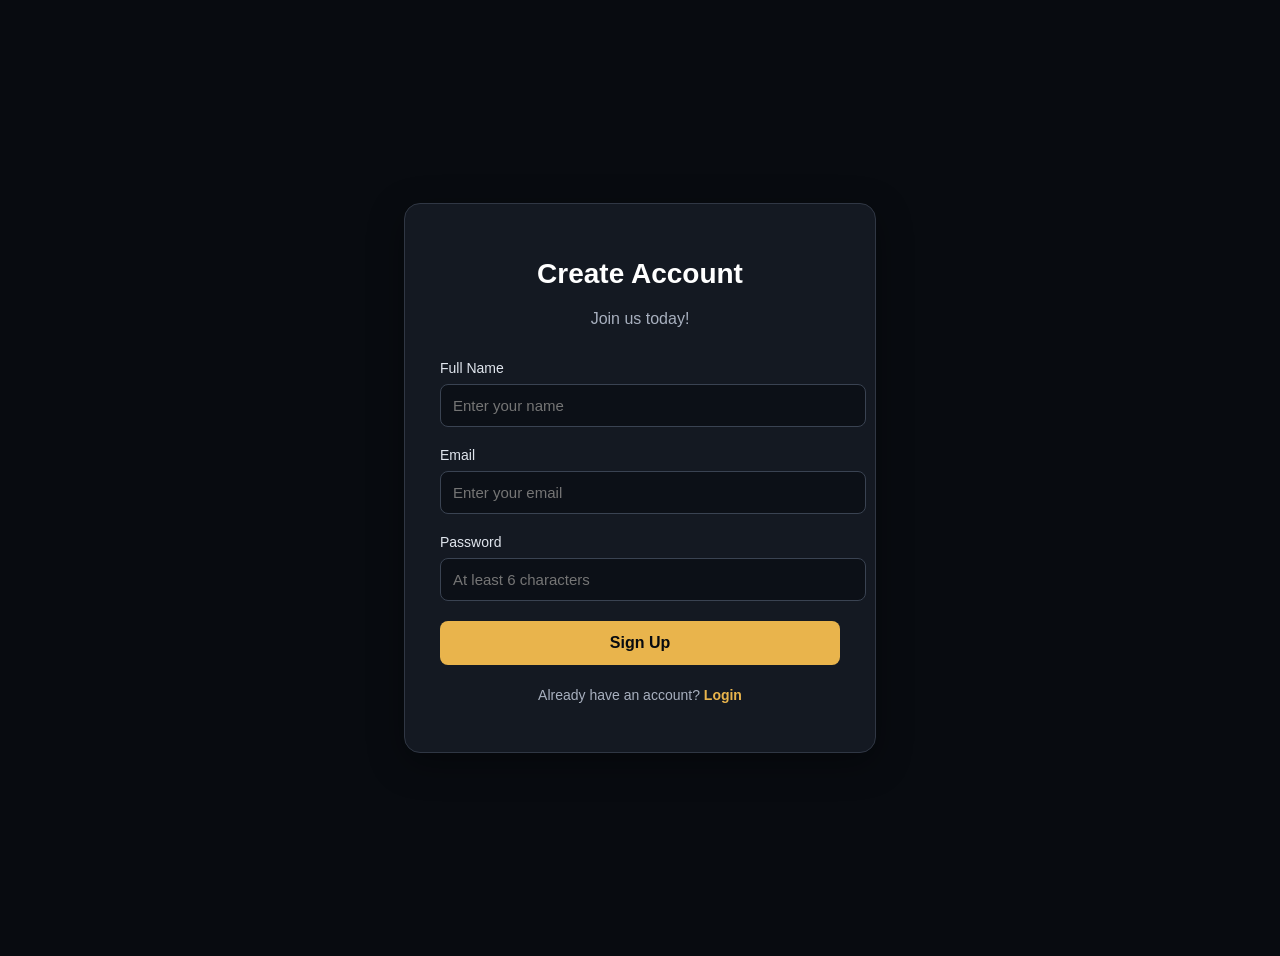
<file: index.html>
<!DOCTYPE html>
<html lang="en">
<head>
    <meta charset="UTF-8">
    <meta name="viewport" content="width=device-width, initial-scale=1.0">
    <title>Sign Up</title>
    <link rel="stylesheet" href="style.css">

    <script src="https://code.jquery.com/jquery-3.7.1.min.js"></script>
    <script src="script.js" defer></script>
</head>
<body>
    <div class="container">
        <form id="signupForm" class="form-box">
            <h1>Create Account</h1>
            <p class="subtitle">Join us today!</p>

            <label for="signupName">Full Name</label>
            <input type="text" id="signupName"
                   placeholder="Enter your name" required>

            <label for="signupEmail">Email</label>
            <input type="email" id="signupEmail"
                   placeholder="Enter your email" required>

            <label for="signupPassword">Password</label>
            <input type="password" id="signupPassword"
                   placeholder="At least 6 characters"
                   minlength="6" required>

            <button type="submit">Sign Up</button>

            <p id="signupMessage" class="message"></p>

            <p class="switch">
                Already have an account?
                <a href="login.html">Login</a>
            </p>
        </form>
    </div>
</body>
</html>
</file>
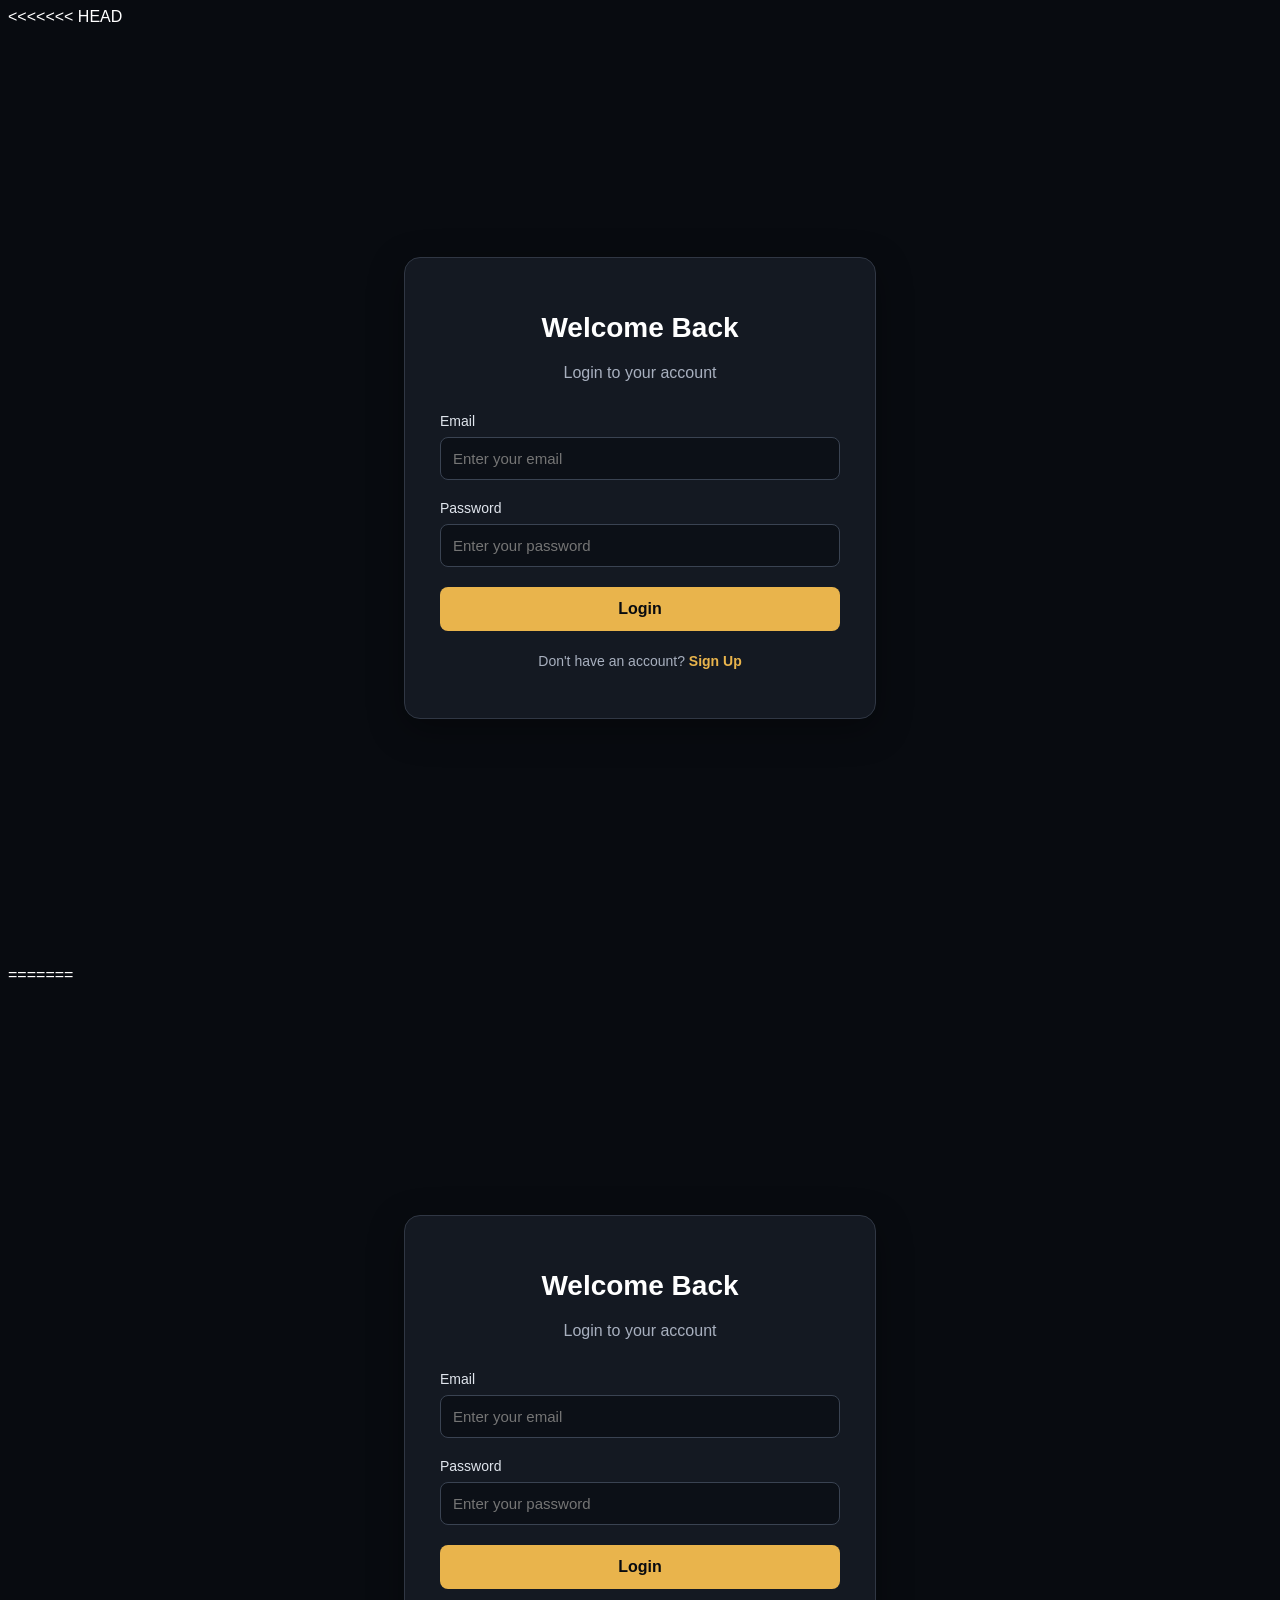
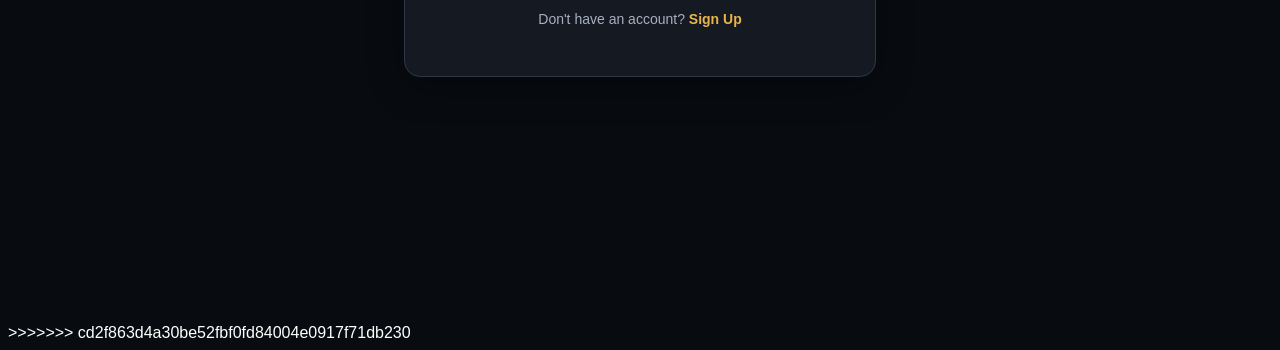
<file: login.html>
<<<<<<< HEAD

<!DOCTYPE html>
<html lang="en">
<head>
    <meta charset="UTF-8">
    <meta name="viewport" content="width=device-width, initial-scale=1.0">
    <title>Login</title>
    <link rel="stylesheet" href="style.css">

    <script src="https://code.jquery.com/jquery-3.7.1.min.js"></script>
    <script src="script.js" defer></script>
</head>
<body>
    <div class="container">
        <form id="loginForm" class="form-box">
            <h1>Welcome Back</h1>
            <p class="subtitle">Login to your account</p>

            <label for="loginEmail">Email</label>
            <input type="email" id="loginEmail"
                   placeholder="Enter your email" required>

            <label for="loginPassword">Password</label>
            <input type="password" id="loginPassword"
                   placeholder="Enter your password" required>

            <button type="submit">Login</button>

            <p id="loginMessage" class="message"></p>

            <p class="switch">
                Don't have an account?
                <a href="signup.html">Sign Up</a>
            </p>
        </form>
    </div>
</body>
=======

<!DOCTYPE html>
<html lang="en">
<head>
    <meta charset="UTF-8">
    <meta name="viewport" content="width=device-width, initial-scale=1.0">
    <title>Login</title>
    <link rel="stylesheet" href="style.css">

    <script src="https://code.jquery.com/jquery-3.7.1.min.js"></script>
    <script src="script.js" defer></script>
</head>
<body>
    <div class="container">
        <form id="loginForm" class="form-box">
            <h1>Welcome Back</h1>
            <p class="subtitle">Login to your account</p>

            <label for="loginEmail">Email</label>
            <input type="email" id="loginEmail"
                   placeholder="Enter your email" required>

            <label for="loginPassword">Password</label>
            <input type="password" id="loginPassword"
                   placeholder="Enter your password" required>

            <button type="submit">Login</button>

            <p id="loginMessage" class="message"></p>

            <p class="switch">
                Don't have an account?
                <a href="signup.html">Sign Up</a>
            </p>
        </form>
    </div>
</body>
>>>>>>> cd2f863d4a30be52fbf0fd84004e0917f71db230
</html>
</file>
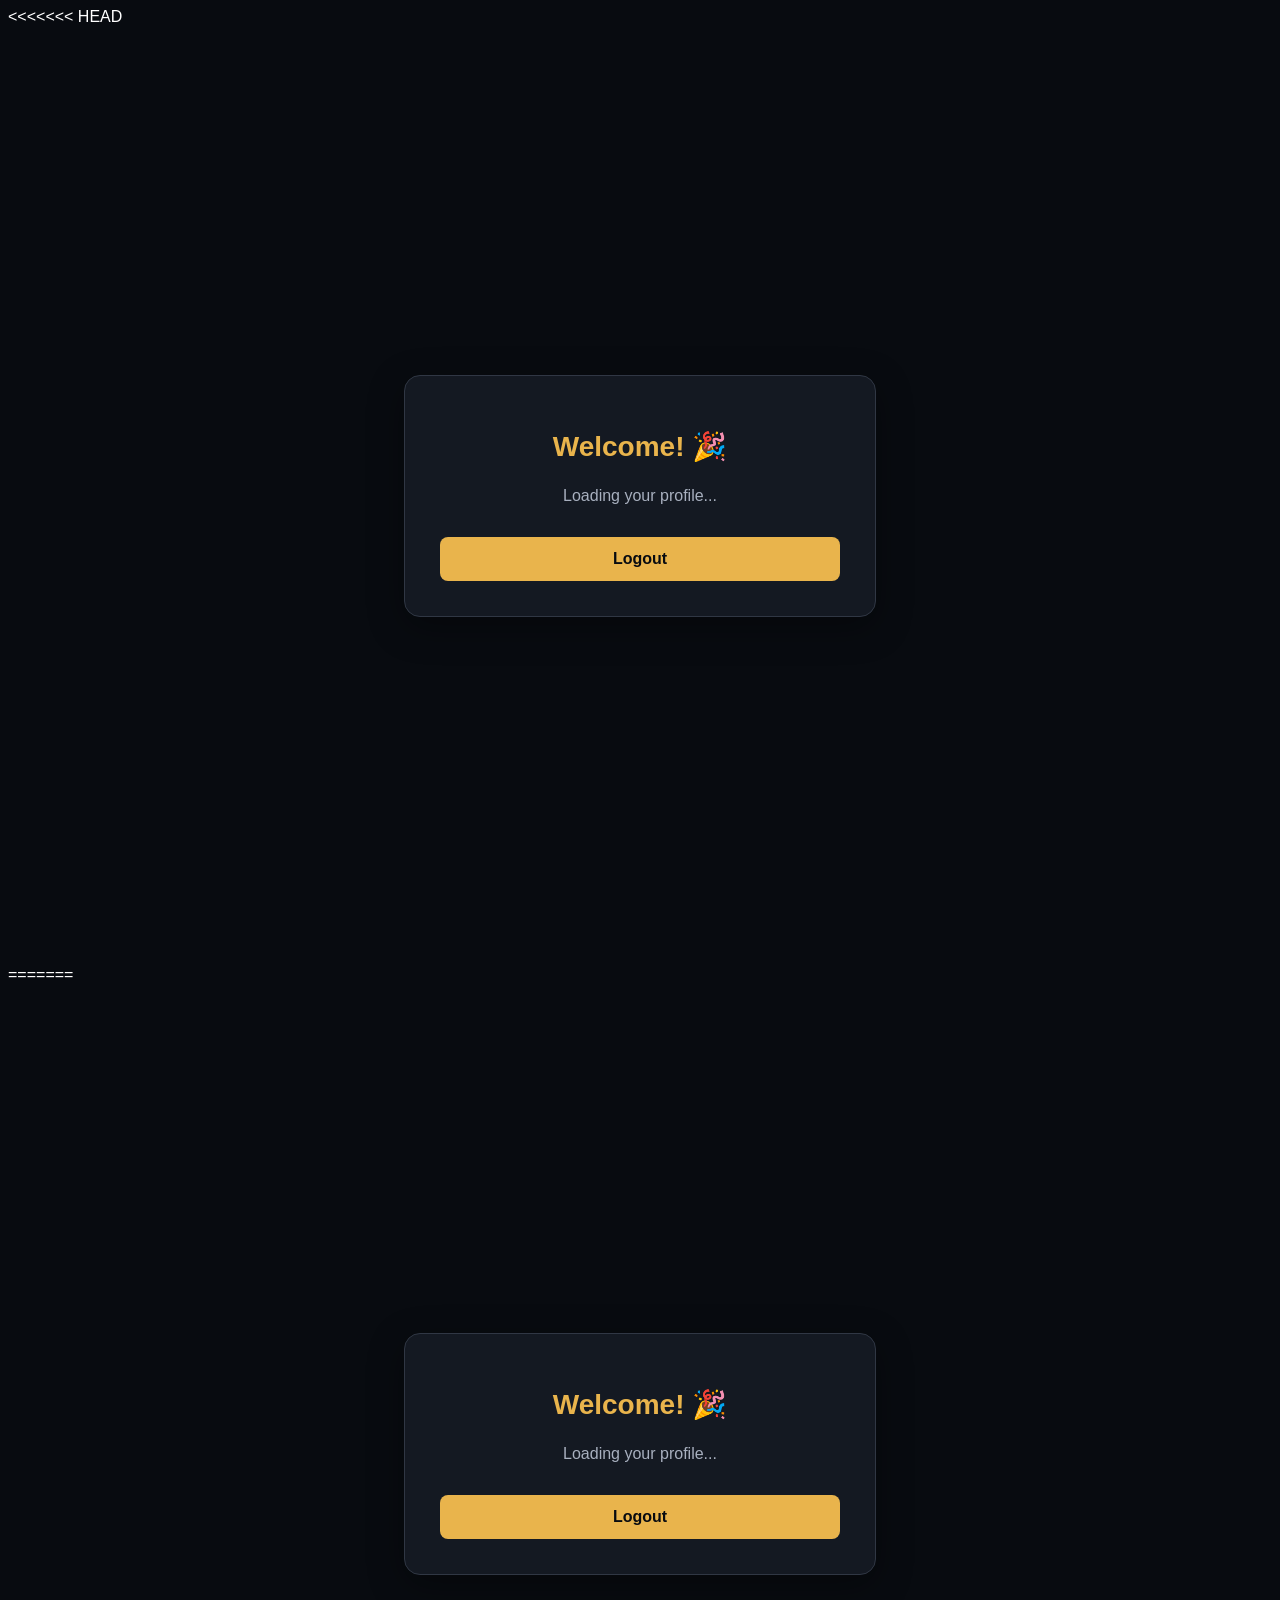
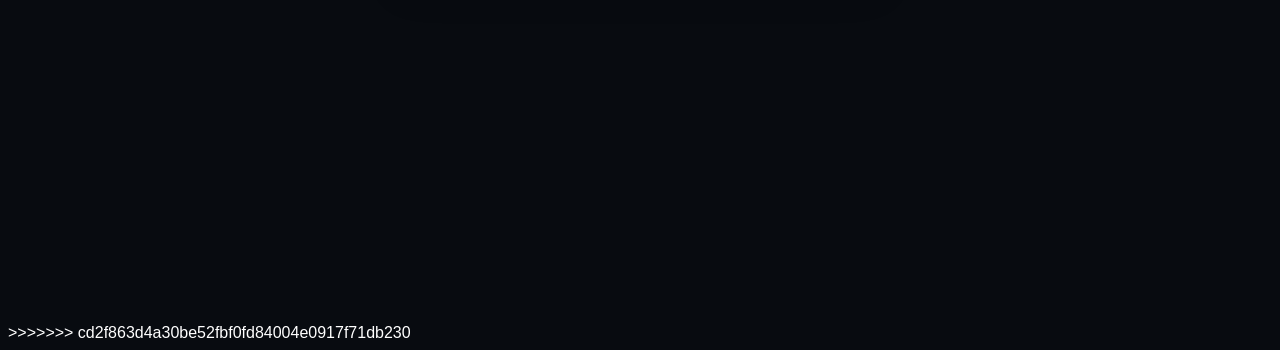
<file: welcome.html>
<<<<<<< HEAD

<!DOCTYPE html>
<html lang="en">
<head>
    <meta charset="UTF-8">
    <meta name="viewport" content="width=device-width, initial-scale=1.0">
    <title>Welcome</title>
    <link rel="stylesheet" href="style.css">

    <script src="https://code.jquery.com/jquery-3.7.1.min.js"></script>
    <script src="script.js" defer></script>
</head>
<body>
    <div class="container">
        <div class="form-box welcome-box">
            <h1>Welcome! 🎉</h1>

            <p id="welcomeMessage" class="subtitle">
                Loading your profile...
            </p>

            <button id="logoutButton" type="button">Logout</button>
        </div>
    </div>
</body>
</html>
=======

<!DOCTYPE html>
<html lang="en">
<head>
    <meta charset="UTF-8">
    <meta name="viewport" content="width=device-width, initial-scale=1.0">
    <title>Welcome</title>
    <link rel="stylesheet" href="style.css">

    <script src="https://code.jquery.com/jquery-3.7.1.min.js"></script>
    <script src="script.js" defer></script>
</head>
<body>
    <div class="container">
        <div class="form-box welcome-box">
            <h1>Welcome! 🎉</h1>

            <p id="welcomeMessage" class="subtitle">
                Loading your profile...
            </p>

            <button id="logoutButton" type="button">Logout</button>
        </div>
    </div>
</body>
</html>
>>>>>>> cd2f863d4a30be52fbf0fd84004e0917f71db230
</file>
<file: style.css>
<<<<<<< HEAD

* {
    margin: 0;
    padding: 0;
    box-sizing: border-box;
}

body {
    font-family: Arial, sans-serif;
    background: #080b10;
    color: white;
    min-height: 100vh;
}

.container {
    min-height: 100vh;
    display: flex;
    justify-content: center;
    align-items: center;
    padding: 20px;
}

.form-box {
    width: 100%;
    max-width: 400px;
    padding: 35px;
    background: #141922;
    border: 1px solid #303744;
    border-radius: 16px;
    box-shadow: 0 10px 35px rgba(0, 0, 0, 0.35);
}

h1 {
    text-align: center;
    margin-bottom: 10px;
    font-size: 28px;
}

.subtitle {
    text-align: center;
    color: #a8b0bf;
    margin-bottom: 28px;
    line-height: 1.6;
}

label {
    display: block;
    margin-bottom: 8px;
    font-size: 14px;
    color: #e0e5ed;
}

input {
    width: 100%;
    padding: 12px;
    margin-bottom: 20px;
    border: 1px solid #3a4352;
    border-radius: 8px;
    background: #0c1017;
    color: white;
    outline: none;
    font-size: 15px;
}

input:focus {
    border-color: #e9b44c;
}

button {
    width: 100%;
    padding: 13px;
    background: #e9b44c;
    color: #080b10;
    border: none;
    border-radius: 8px;
    font-size: 16px;
    font-weight: bold;
    cursor: pointer;
    transition: 0.3s;
}

button:hover {
    background: #ffd477;
    transform: translateY(-2px);
}

.switch {
    text-align: center;
    margin-top: 22px;
    font-size: 14px;
    color: #a8b0bf;
}

a {
    color: #e9b44c;
    text-decoration: none;
    font-weight: bold;
}

a:hover {
    text-decoration: underline;
}

.message {
    margin-top: 15px;
    text-align: center;
    font-size: 14px;
    overflow-wrap: anywhere;
}

.welcome-box h1 {
    color: #e9b44c;
    margin-bottom: 20px;
}

@media (max-width: 450px) {
    .form-box {
        padding: 25px 20px;
    }

    h1 {
        font-size: 24px;
    }
=======

* {
    margin: 0;
    padding: 0;
    box-sizing: border-box;
}

body {
    font-family: Arial, sans-serif;
    background: #080b10;
    color: white;
    min-height: 100vh;
}

.container {
    min-height: 100vh;
    display: flex;
    justify-content: center;
    align-items: center;
    padding: 20px;
}

.form-box {
    width: 100%;
    max-width: 400px;
    padding: 35px;
    background: #141922;
    border: 1px solid #303744;
    border-radius: 16px;
    box-shadow: 0 10px 35px rgba(0, 0, 0, 0.35);
}

h1 {
    text-align: center;
    margin-bottom: 10px;
    font-size: 28px;
}

.subtitle {
    text-align: center;
    color: #a8b0bf;
    margin-bottom: 28px;
    line-height: 1.6;
}

label {
    display: block;
    margin-bottom: 8px;
    font-size: 14px;
    color: #e0e5ed;
}

input {
    width: 100%;
    padding: 12px;
    margin-bottom: 20px;
    border: 1px solid #3a4352;
    border-radius: 8px;
    background: #0c1017;
    color: white;
    outline: none;
    font-size: 15px;
}

input:focus {
    border-color: #e9b44c;
}

button {
    width: 100%;
    padding: 13px;
    background: #e9b44c;
    color: #080b10;
    border: none;
    border-radius: 8px;
    font-size: 16px;
    font-weight: bold;
    cursor: pointer;
    transition: 0.3s;
}

button:hover {
    background: #ffd477;
    transform: translateY(-2px);
}

.switch {
    text-align: center;
    margin-top: 22px;
    font-size: 14px;
    color: #a8b0bf;
}

a {
    color: #e9b44c;
    text-decoration: none;
    font-weight: bold;
}

a:hover {
    text-decoration: underline;
}

.message {
    margin-top: 15px;
    text-align: center;
    font-size: 14px;
    overflow-wrap: anywhere;
}

.welcome-box h1 {
    color: #e9b44c;
    margin-bottom: 20px;
}

@media (max-width: 450px) {
    .form-box {
        padding: 25px 20px;
    }

    h1 {
        font-size: 24px;
    }
>>>>>>> cd2f863d4a30be52fbf0fd84004e0917f71db230
}
</file>
